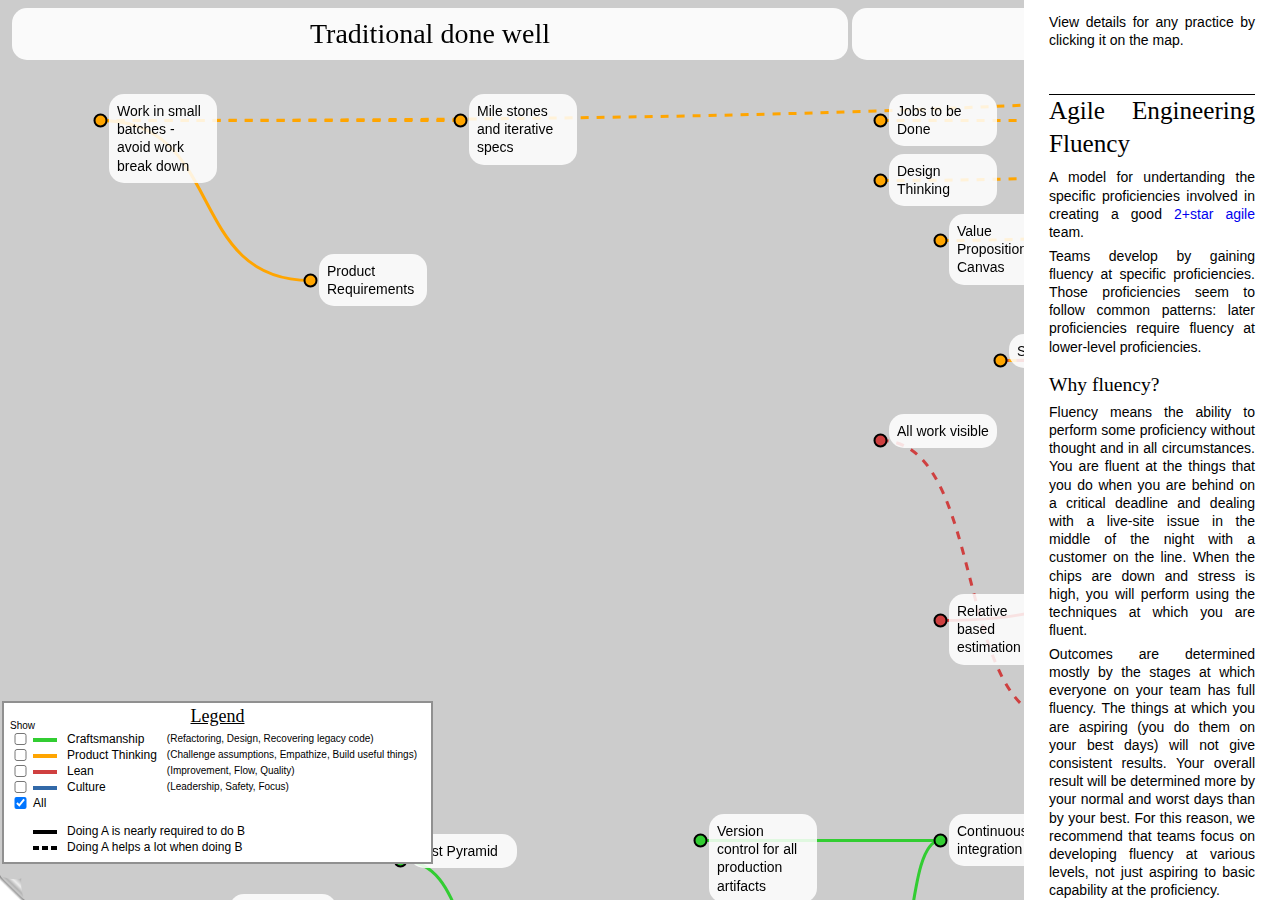
<file: index.html>
<!DOCTYPE html>
<html>

<head>
	<title>Agile Engineering Fluency Stages</title>
	<script type="text/javascript" src="static/js/layout.js">

	</script>
	<script type="text/javascript" src="stages_data.js">

	</script>
	<script type="text/javascript" src="static/js/textile.js">

	</script>
	<script type="text/javascript" src="static/js/knockout-3.1.0.js">

	</script>
	<script type="text/javascript" src="static/js/history1.8/native.history.js">

	</script>
	<script type="text/javascript">
		function start() {
			extend_ko();
			var vm = new ViewModel();
			vm.reset_data_to(load_data());
			vm.begin_tracking_history();
			ko.applyBindings(vm);
		}
	</script>
	<link rel="stylesheet" href="static/css/layout.css" />
	<style media="print">
		.options_corner {
			display: none;
		}

		.legend {
			position: absolute;
		}

		.display_port {
			width: 100%;
		}

		.detail_pane {
			display: none;
		}

	</style>
</head>

<body onload="start();">
	<div class="display_port" data-bind="css: { extra_scroll_space: expanded }">
		<div class="main_pane" data-bind="stages: app, with: app">
			<canvas id="skillsCanvas" width="3220" height="1700" class="drawing canvas"></canvas>
			<canvas id="debugCanvas" class="debug canvas"></canvas>
			<!-- ko foreach: levels -->
			<h1 class="level_title" data-bind="style: { top: label_position.top, left: label_position.left, width: label_position.width }, text: name, click: $parent.show_level_details"></h1>
			<!-- ko if: help_to_request -->
			<div class="help_action" data-bind="text: help_to_request, style: { top: label_position.top, left: label_position.left }"></div>
			<!-- /ko -->
			<!-- /ko -->
			<!-- ko foreach: skills -->
			<div class="skill_text" data-bind="style: { top: label_position.top, left: label_position.left }, css {key: is_key, expanded: _id == ($parent.focal_skill() ? $parent.focal_skill()._id : null) }, click: $parent.show_skill_details">
				<span class="name" data-bind="text: name"></span>
			</div>
			<!-- ko if: help_to_request -->
			<div class="help_action" data-bind="text: help_to_request, style: { top: label_position.top, left: label_position.left }"></div>
			<!-- /ko -->
			<!-- /ko -->
		</div>
		<!--<p class="copyright">View: <a href="http://bit.ly/AgileEngineeringStages">http://bit.ly/AgileEngineeringStages</a>, print (PDF): <a href="http://bit.ly/AgileEngineeringStagesPdf">http://bit.ly/AgileEngineeringStagesPdf</a>.
			Version <span data-bind="text: app.version"></span>. Copyright &copy; Innovating Teams, LLC, 2016.</p>-->
	</div>
	<div class="detail_pane">
		<div class="how_to">
			<p>View details for any practice by clicking it on the map.</p>
			<header>
				<h1 class="title">Agile Engineering Fluency</h1>
				<p class="tagline">A model for undertanding the specific proficiencies involved in creating a good <a href="http://agilefluency.com/">2+star agile</a>					team.</p>
			</header>
			<article>
				<p>Teams develop by gaining fluency at specific proficiencies. Those proficiencies seem to follow common patterns: later
					proficiencies require fluency at lower-level proficiencies.</p>

				<h2>Why fluency?</h2>

				<p>Fluency means the ability to perform some proficiency without thought and in all circumstances. You are fluent at the
					things that you do when you are behind on a critical deadline and dealing with a live-site issue in the middle of the
					night with a customer on the line. When the chips are down and stress is high, you will perform using the techniques
					at which you are fluent.</p>

				<p>Outcomes are determined mostly by the stages at which everyone on your team has full fluency. The things at which you
					are aspiring (you do them on your best days) will not give consistent results. Your overall result will be determined
					more by your normal and worst days than by your best. For this reason, we recommend that teams focus on developing fluency
					at various levels, not just aspiring to basic capability at the proficiency.</p>
					

				<!--<h2>Why not skip levels?</h2>

				<p>Some proficiencies are not even understandable or valued until fluency is achieved with some set of prior proficiencies.
					The tight inner dev loop (red-green-refactor, with minimum time in red and green steps) is one such.</p>

				<p>Until a team has gained full fluency at reflective design, they will not be able to create good designs in such small
					steps. R-G-R is actively harmful for early teams. Yet once a team masters reflective design, R-G-R gives them more frequent
					data and assessment of the results of their designs: they couldn't get as good a design in any other way.</p>

				<h2>What the model gives you</h2>

				<p>This model lays out the <a href="Stages_of_practice_map.html">Agile Engineering stages</a> of proficiency. Each stage
					shows what it is, its pre-reqs, what it obsoletes, how to gain basic proficiency, how to attain full fluency, and some
					of the benefits and costs caused by fluency at that stage.</p>

				<h2>Contributing</h2>

				<p>The model is editable. We welcome insights. To contribute, fork the <a href="https://github.com/arlobelshee/AgileEngineeringFluency">github project</a> and send me a pull request. All of the data is stored in stages_data.js. You can edit the markdown live on the site,
					then copy the contents for this file from a textarea in the options pane (open using the little curled up corner in
					the lower-left).
				</p>

				<p>All contributions are given under the license for this project. By issuing a pull request, you indicate that you understand
					all copyright and other IP issues, have rights to your contribution, and are releasing such rights to that contribution
					such that we can include it with the rest of the model for immediate publication.</p>
				-->
			</article>
		</div>
		<div class="legend" data-bind="with: app">
			<h2>Legend</h2>
			<div id="show_label">Show</div>
			<table>
				<tbody>
					<!-- ko foreach: components -->
					<tr class="entry">
						<td class="show"><input type="checkbox" data-bind="checked: show_dependencies" /></td>
						<td>
							<div class="solid_line" data-bind="style: { 'border-color': color }">&nbsp;</div>
						</td>
						<td class="category" data-bind="text: name"></td>
						<td class="techniques" data-bind="text: '(' + techniques() + ')'"></td>
					</tr>
					<!-- /ko -->
					<tr class="entry">
						<td class="show"><input type="checkbox" data-bind="checked: show_all_dependencies" /></td>
						<td colspan="3"class="category">All</td>
					</tr>
					<tr class="entry">
						<td class="show">&nbsp;</td>
						<td>
							<!--<div class="block">&nbsp;</div>-->
						</td>
						<!--<td class="category">Key skill</td>
						<td class="techniques">(Step that significantly changes the team's results)</td>-->
					</tr>
					<!-- ko foreach: kinds -->
					<tr class="entry">
						<td class="show">&nbsp;</td>
						<td>
							<div class="solid_line" data-bind="style: { 'border-style': border_style }">&nbsp;</div>
						</td>
						<td data-bind="text: description" colspan="2" class="category"></td>
					</tr>
					<!-- /ko -->
				</tbody>
			</table>
		</div>
		<div class="skill focus_dialog hidden" data-bind="css: { hidden: !app.focal_skill(), editing: app.editing() }, click: app.hide_details">
			<div class="contents" data-bind="click: function(){}, clickBubble: false, with: app.focal_skill()">
				<h1 class="name" data-bind="text: name"></h1>
				<p class="stage"><span class="era" data-bind="text: level.name()"></span><span class="purpose" data-bind="text: component.name()"></span></p>
				<div class="relationships">
					<script type="text/html" id="relationships-template">
						<ul>
							<li data-bind="text: relationship"></li>
							<!-- ko foreach: { data: data, as: 'req' } -->
							<li class="relation"><a href="#" data-bind="text: req.skill.name(), css: { optional: req.kind._id !== 'IS_REQUIRED' }, attr: { title: req.kind.name }, click: function(link) { $root.app.show_skill_details(link.skill); }, clickBubble: false"></a></li>
							<!-- /ko -->
						</ul>
					</script>
					<div data-bind="template: { name: 'relationships-template', data: { relationship: 'Depends on', data: requires } }"></div>
					<div data-bind="template: { name: 'relationships-template', data: { relationship: 'Enables', data: enables } }"></div>
					<!--<div data-bind="template: { name: 'relationships-template', data: { relationship: 'Obsoletes', data: obsoletes } }"></div>-->
				</div>
				<div class="description_block">
					<div class="edit_button" data-bind="click: function() { $root.app.editing(true); }, clickBubble: false"></div>
					<div class="display" data-bind="html: description_display, click: function() { return true; }, clickBubble: false"></div>
					<div class="editor">
						<button data-bind="click: function() { $root.app.editing(false); }, clickBubble: false">Close</button>
						<textarea rows="25" cols="50" data-bind="value: description, valueUpdate: 'afterkeydown'"></textarea>
						<p>This uses <a href="https://txstyle.org/">Textile formatting</a>.</p>
						<p class="label">Help needed:</p>
						<!-- ko foreach: { data: $root.app.kinds_of_help, as: 'help' } -->
						<p><input type="checkbox" data-bind="checkedValue: help, checked: $parent.help_needed" /> <span data-bind="text: help.name"></span></p>
						<!-- /ko -->
					</div>
				</div>
			</div>
		</div>
		<div class="level focus_dialog hidden" data-bind="css: { hidden: !app.focal_level(), editing: app.editing() }, click: app.hide_details">
			<div class="contents" data-bind="click: function(){}, clickBubble: false, with: app.focal_level()">
				<h1 class="name" data-bind="text: name"></h1>
				<div class="description_block">
					<div class="edit_button" data-bind="click: function() { $root.app.editing(true); }, clickBubble: false"></div>
					<div class="display" data-bind="html: description_display, click: function() { return true; }, clickBubble: false"></div>
					<div class="editor">
						<button data-bind="click: function() { $root.app.editing(false); }, clickBubble: false">Close</button>
						<textarea rows="25" cols="50" data-bind="value: description, valueUpdate: 'afterkeydown'"></textarea>
						<p>This uses <a href="https://txstyle.org/">Textile formatting</a>.</p>
						<p class="label">Help needed:</p>
						<!-- ko foreach: { data: $root.app.kinds_of_help, as: 'help' } -->
						<p><input type="checkbox" data-bind="checkedValue: help, checked: $parent.help_needed" /> <span data-bind="text: help.name"></span></p>
						<!-- /ko -->
					</div>
				</div>
			</div>
		</div>
	</div>
	<img class="options_corner" src="static/img/page-fold.png" data-bind="click: open_options" />
	<div class="options_pane hidden" data-bind="css: { hidden: !expanded() }">
		<p style="padding-left:2em;">
			Copy JSON from here to the stages_data.js file.
			<button data-bind="click: close_options" style="margin-left:2em;">Close</button>
			<span class="error_display" data-bind="text: app.error_message()"></span>
		</p>
		<textarea cols="60" rows="20" data-bind="value: json_blob, valueUpdate: 'afterkeydown', css: { invalid: !app.valid() }"></textarea>
		<div class="option">
			<p>How I want to help today:</p>
			<ul>
				<li><input type="radio" data-bind="checked: app.ask_for_help" value="" name="howToHelp" />No thanks, I just want to read.</li>
				<li><input type="radio" data-bind="checked: app.ask_for_help" value="ALL" name="howToHelp" />I'll do anything.</li>
				<!-- ko foreach: { data: app.kinds_of_help, as: 'help' } -->
				<li><input type="radio" data-bind="checked: $root.app.ask_for_help, value: help._id" name="howToHelp" /><span data-bind="text: help.name"></span></li>
				<!-- /ko -->
			</ul>
		</div>
	</div>
</body>

</html>
</file>
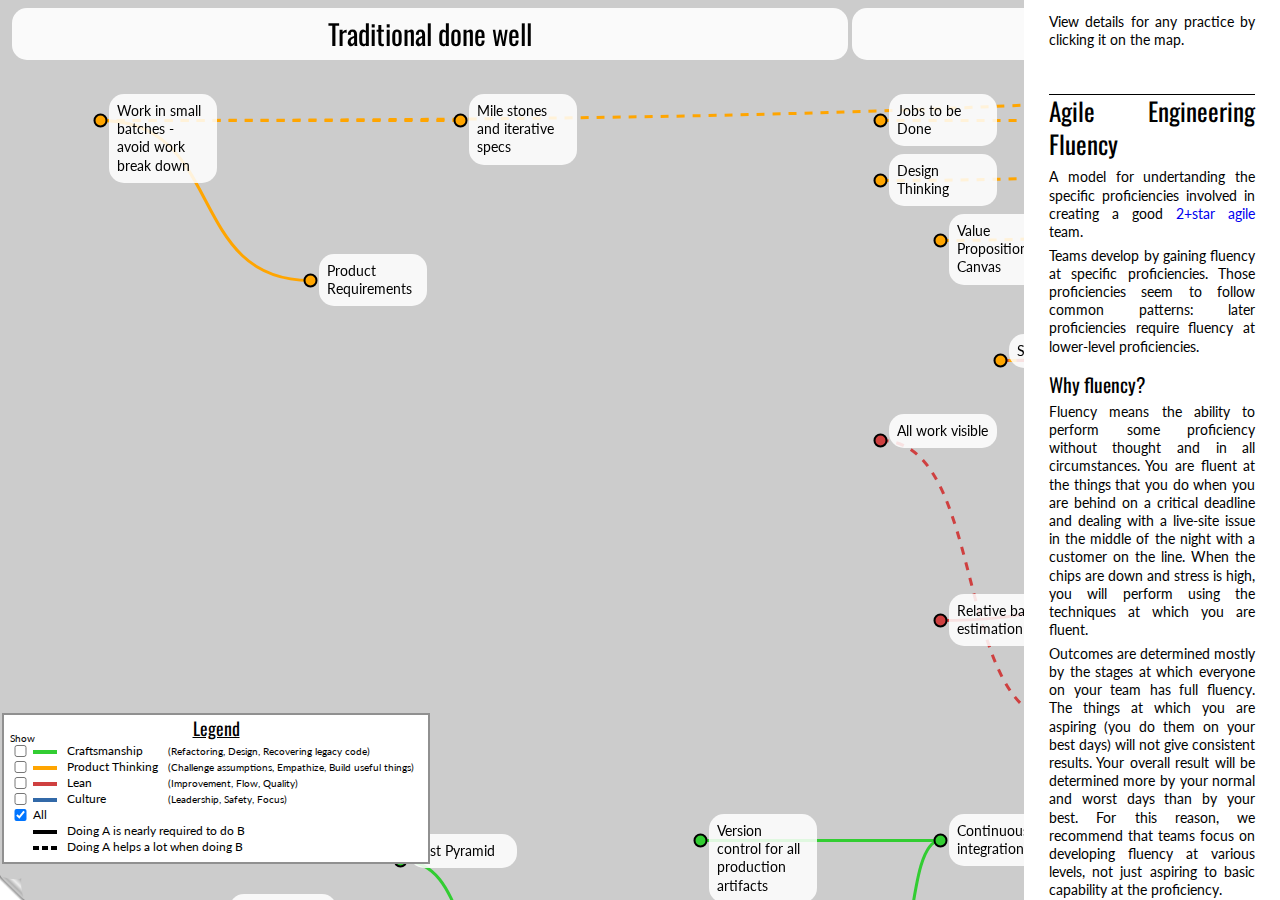
<file: Stages_of_practice_map.html>
<!DOCTYPE html>
<html>

<head>
	<title>Agile Engineering Fluency Stages</title>
	<script type="text/javascript" src="static/js/layout.js">

	</script>
	<script type="text/javascript" src="stages_data.js">

	</script>
	<script type="text/javascript" src="static/js/textile.js">

	</script>
	<script type="text/javascript" src="static/js/knockout-3.1.0.js">

	</script>
	<script type="text/javascript" src="static/js/history1.8/native.history.js">

	</script>
	<script type="text/javascript">
		function start() {
			extend_ko();
			var vm = new ViewModel();
			vm.reset_data_to(load_data());
			vm.begin_tracking_history();
			ko.applyBindings(vm);
		}
	</script>
	<link href="https://fonts.googleapis.com/css?family=Lato|Oswald" rel="stylesheet">
	<link rel="stylesheet" href="static/css/layout.css" />
	<style media="print">
		.options_corner {
			display: none;
		}

		.legend {
			position: absolute;
		}

		.display_port {
			width: 100%;
		}

		.detail_pane {
			display: none;
		}

	</style>
</head>

<body onload="start();">
	<div class="display_port" data-bind="css: { extra_scroll_space: expanded }">
		<div class="main_pane" data-bind="stages: app, with: app">
			<canvas id="skillsCanvas" width="2750" height="1700" class="drawing canvas"></canvas>
			<canvas id="debugCanvas" class="debug canvas"></canvas>
			<!-- ko foreach: levels -->
			<h1 class="level_title" data-bind="style: { top: label_position.top, left: label_position.left, width: label_position.width }, text: name, click: $parent.show_level_details"></h1>
			<!-- ko if: help_to_request -->
			<div class="help_action" data-bind="text: help_to_request, style: { top: label_position.top, left: label_position.left }"></div>
			<!-- /ko -->
			<!-- /ko -->
			<!-- ko foreach: skills -->
			<div class="skill_text" data-bind="style: { top: label_position.top, left: label_position.left }, css {key: is_key, expanded: _id == ($parent.focal_skill() ? $parent.focal_skill()._id : null) }, click: $parent.show_skill_details">
				<span class="name" data-bind="text: name"></span>
			</div>
			<!-- ko if: help_to_request -->
			<div class="help_action" data-bind="text: help_to_request, style: { top: label_position.top, left: label_position.left }"></div>
			<!-- /ko -->
			<!-- /ko -->
		</div>
		<!--<p class="copyright">View: <a href="http://bit.ly/AgileEngineeringStages">http://bit.ly/AgileEngineeringStages</a>, print (PDF): <a href="http://bit.ly/AgileEngineeringStagesPdf">http://bit.ly/AgileEngineeringStagesPdf</a>.
			Version <span data-bind="text: app.version"></span>. Copyright &copy; Innovating Teams, LLC, 2016.</p>-->
	</div>
	<div class="detail_pane">
		<div class="how_to">
			<p>View details for any practice by clicking it on the map.</p>
			<header>
				<h1 class="title">Agile Engineering Fluency</h1>
				<p class="tagline">A model for undertanding the specific proficiencies involved in creating a good <a href="http://agilefluency.com/">2+star agile</a>					team.</p>
			</header>
			<article>
				<p>Teams develop by gaining fluency at specific proficiencies. Those proficiencies seem to follow common patterns: later
					proficiencies require fluency at lower-level proficiencies.</p>

				<h2>Why fluency?</h2>

				<p>Fluency means the ability to perform some proficiency without thought and in all circumstances. You are fluent at the
					things that you do when you are behind on a critical deadline and dealing with a live-site issue in the middle of the
					night with a customer on the line. When the chips are down and stress is high, you will perform using the techniques
					at which you are fluent.</p>

				<p>Outcomes are determined mostly by the stages at which everyone on your team has full fluency. The things at which you
					are aspiring (you do them on your best days) will not give consistent results. Your overall result will be determined
					more by your normal and worst days than by your best. For this reason, we recommend that teams focus on developing fluency
					at various levels, not just aspiring to basic capability at the proficiency.</p>

				<!--<h2>Why not skip levels?</h2>

				<p>Some proficiencies are not even understandable or valued until fluency is achieved with some set of prior proficiencies.
					The tight inner dev loop (red-green-refactor, with minimum time in red and green steps) is one such.</p>

				<p>Until a team has gained full fluency at reflective design, they will not be able to create good designs in such small
					steps. R-G-R is actively harmful for early teams. Yet once a team masters reflective design, R-G-R gives them more frequent
					data and assessment of the results of their designs: they couldn't get as good a design in any other way.</p>

				<h2>What the model gives you</h2>

				<p>This model lays out the <a href="Stages_of_practice_map.html">Agile Engineering stages</a> of proficiency. Each stage
					shows what it is, its pre-reqs, what it obsoletes, how to gain basic proficiency, how to attain full fluency, and some
					of the benefits and costs caused by fluency at that stage.</p>

				<h2>Contributing</h2>

				<p>The model is editable. We welcome insights. To contribute, fork the <a href="https://github.com/arlobelshee/AgileEngineeringFluency">github project</a>					and send me a pull request. All of the data is stored in stages_data.js. You can edit the markdown live on the site,
					then copy the contents for this file from a textarea in the options pane (open using the little curled up corner in
					the lower-left).
				</p>

				<p>All contributions are given under the license for this project. By issuing a pull request, you indicate that you understand
					all copyright and other IP issues, have rights to your contribution, and are releasing such rights to that contribution
					such that we can include it with the rest of the model for immediate publication.</p>
				-->
			</article>
		</div>
		<div class="legend" data-bind="with: app">
			<h2>Legend</h2>
			<div id="show_label">Show</div>
			<table>
				<tbody>
					<!-- ko foreach: components -->
					<tr class="entry">
						<td class="show"><input type="checkbox" data-bind="checked: show_dependencies" /></td>
						<td>
							<div class="solid_line" data-bind="style: { 'border-color': color }">&nbsp;</div>
						</td>
						<td class="category" data-bind="text: name"></td>
						<td class="techniques" data-bind="text: '(' + techniques() + ')'"></td>
					</tr>
					<!-- /ko -->
					<tr class="entry">
						<td class="show"><input type="checkbox" data-bind="checked: show_all_dependencies" /></td>
						<td colspan="2">All</td>
					</tr>
					<!-- ko foreach: kinds -->
					<tr class="entry">
						<td class="show">&nbsp;</td>
						<td>
							<div class="solid_line" data-bind="style: { 'border-style': border_style }">&nbsp;</div>
						</td>
						<td data-bind="text: description" colspan="2"></td>
					</tr>
					<!-- /ko -->
				</tbody>
			</table>
		</div>
		<div class="skill focus_dialog hidden" data-bind="css: { hidden: !app.focal_skill(), editing: app.editing() }, click: app.hide_details">
			<div class="contents" data-bind="click: function(){}, clickBubble: false, with: app.focal_skill()">
				<h1 class="name" data-bind="text: name"></h1>
				<p class="stage"><span class="era" data-bind="text: level.name()"></span><span class="purpose" data-bind="text: component.name()"></span></p>
				<div class="relationships">
					<script type="text/html" id="relationships-template">
						<ul>
							<li data-bind="text: relationship"></li>
							<!-- ko foreach: { data: data, as: 'req' } -->
							<li class="relation"><a href="#" data-bind="text: req.skill.name(), css: { optional: req.kind._id !== 'IS_REQUIRED' }, attr: { title: req.kind.name }, click: function(link) { $root.app.show_skill_details(link.skill); }, clickBubble: false"></a></li>
							<!-- /ko -->
						</ul>
					</script>
					<div data-bind="template: { name: 'relationships-template', data: { relationship: 'Depends on', data: requires } }"></div>
					<div data-bind="template: { name: 'relationships-template', data: { relationship: 'Enables', data: enables } }"></div>
					<!--<div data-bind="template: { name: 'relationships-template', data: { relationship: 'Obsoletes', data: obsoletes } }"></div>-->
				</div>
				<div class="description_block">
					<div class="edit_button" data-bind="click: function() { $root.app.editing(true); }, clickBubble: false"></div>
					<div class="display" data-bind="html: description_display, click: function() { return true; }, clickBubble: false"></div>
					<div class="editor">
						<button data-bind="click: function() { $root.app.editing(false); }, clickBubble: false">Close</button>
						<textarea rows="25" cols="50" data-bind="value: description, valueUpdate: 'afterkeydown'"></textarea>
						<p>This uses <a href="https://txstyle.org/">Textile formatting</a>.</p>
						<p class="label">Help needed:</p>
						<!-- ko foreach: { data: $root.app.kinds_of_help, as: 'help' } -->
						<p><input type="checkbox" data-bind="checkedValue: help, checked: $parent.help_needed" /> <span data-bind="text: help.name"></span></p>
						<!-- /ko -->
					</div>
				</div>
			</div>
		</div>
		<div class="level focus_dialog hidden" data-bind="css: { hidden: !app.focal_level(), editing: app.editing() }, click: app.hide_details">
			<div class="contents" data-bind="click: function(){}, clickBubble: false, with: app.focal_level()">
				<h1 class="name" data-bind="text: name"></h1>
				<div class="description_block">
					<div class="edit_button" data-bind="click: function() { $root.app.editing(true); }, clickBubble: false"></div>
					<div class="display" data-bind="html: description_display, click: function() { return true; }, clickBubble: false"></div>
					<div class="editor">
						<button data-bind="click: function() { $root.app.editing(false); }, clickBubble: false">Close</button>
						<textarea rows="25" cols="50" data-bind="value: description, valueUpdate: 'afterkeydown'"></textarea>
						<p>This uses <a href="https://txstyle.org/">Textile formatting</a>.</p>
						<p class="label">Help needed:</p>
						<!-- ko foreach: { data: $root.app.kinds_of_help, as: 'help' } -->
						<p><input type="checkbox" data-bind="checkedValue: help, checked: $parent.help_needed" /> <span data-bind="text: help.name"></span></p>
						<!-- /ko -->
					</div>
				</div>
			</div>
		</div>
	</div>
	<img class="options_corner" src="static/img/page-fold.png" data-bind="click: open_options" />
	<div class="options_pane hidden" data-bind="css: { hidden: !expanded() }">
		<p style="padding-left:2em;">
			Copy JSON from here to the stages_data.js file.
			<button data-bind="click: close_options" style="margin-left:2em;">Close</button>
			<span class="error_display" data-bind="text: app.error_message()"></span>
		</p>
		<textarea cols="60" rows="20" data-bind="value: json_blob, valueUpdate: 'afterkeydown', css: { invalid: !app.valid() }"></textarea>
		<div class="option">
			<p>How I want to help today:</p>
			<ul>
				<li><input type="radio" data-bind="checked: app.ask_for_help" value="" name="howToHelp" />No thanks, I just want to read.</li>
				<li><input type="radio" data-bind="checked: app.ask_for_help" value="ALL" name="howToHelp" />I'll do anything.</li>
				<!-- ko foreach: { data: app.kinds_of_help, as: 'help' } -->
				<li><input type="radio" data-bind="checked: $root.app.ask_for_help, value: help._id" name="howToHelp" /><span data-bind="text: help.name"></span></li>
				<!-- /ko -->
			</ul>
		</div>
	</div>
</body>

</html>
</file>
<file: static/css/layout.css>
table, tr, td, th, html, body, div, canvas, ol, ul, li, p, input {
	margin: 0;
	padding: 0;
	border: 0 solid black;
}

a {
	text-decoration: none;
}

	a:hover {
		text-decoration: underline;
	}

h1, h2, h3, h4, h5, h6 {
	font-size: 100%;
	margin: 0;
	padding: 0;
	font-weight: normal;
	font-style: normal;
	font-family: "Oswald";
}

html, body {
	width: 100%;
	font-size: 10px;
	font-family: "Lato",sans-serif;
	line-height: 1.0;
}

.canvas {
	background-color: transparent;
}

.drawing {
}

.debug {
	z-index: 1000;
	position: absolute;
	top: 0;
	left: 0;
	display: none;
}

.options_pane {
	position: fixed;
	z-index: 2;
	left: 0;
	bottom: 0;
	width: 100%;
	background-color: white;
	border-top: 1px solid black;
	padding: 0.2em;
	font-size: 1.4em;
	line-height: 1.3;
}

	.options_pane p {
		margin: 0.4em;
	}

	.options_pane textarea {
		clear: both;
		float: left;
		display: block;
		margin-right: 0.8em;
	}

	.options_pane ul {
		list-style-type: none;
	}

	.options_pane .option input {
		margin-right: 0.4em;
	}

.main_pane {
	position: relative;
	z-index: 0;
}

.extra_scroll_space {
	padding-bottom: 35.2em;
}

.hidden {
	display: none;
}

.options_corner {
	position: fixed;
	display: block;
	z-index: 1;
	bottom: 0;
	left: 0;
	height: 25px;
	width: 25px;
	cursor: pointer;
}

.invalid {
	border: 2px solid red;
}

.error_display {
	color: red;
	margin: 0 2em;
}

.label {
	font-size: 1.4em;
	margin: 0.4em 0;
}

.focus_dialog {
	position: absolute;
	top: 0;
	left: 0;
	right: 0;
	bottom: 0;
	z-index: 5;
}

	.focus_dialog .description_block {
		position: relative;
	}

		.focus_dialog .description_block .editor {
			display: none;
			position: fixed;
			right: 0;
			top: 0;
			bottom: 0;
			width: 50%;
			padding: 0.4em;
			border-width: 0 0 0 1px;
			background-color: #efefef;
		}

			.focus_dialog .description_block .editor button {
				display: block;
				margin: 0.5em 3em;
			}

	.focus_dialog.editing .description_block .editor {
		display: block;
	}

	.focus_dialog, .focus_dialog .contents {
		background-color: #FFF;
	}

		.focus_dialog .description_block .edit_button {
			position: absolute;
			display: block;
			right: 0.4em;
			top: 0.4em;
			height: 25px;
			width: 25px;
			z-index: 1;
			background: url('../img/edit.png') no-repeat right top;
		}

			.focus_dialog .description_block .edit_button:hover {
				background-image: url('../img/edit_hover.png');
			}

		.focus_dialog.editing .description_block .edit_button {
			display: none;
		}

		.focus_dialog .contents {
			position: relative;
		}

		.focus_dialog.editing .contents {
			position: fixed;
			left: 0;
			top: 0;
			bottom: 0;
			right: auto;
			width: 50%;
		}

		.focus_dialog .contents .name {
			font-size: 2.5em;
			padding: 0.4em 1.0em;
		}

.skill.focus_dialog .contents .name {
	float: left;
	padding-right: 1em;
}

.level.focus_dialog .contents .name {
	border-bottom: solid #00008b 1px;
}

.focus_dialog .contents .stage {
	font-size: 1.4em;
	color: #aaaaaa;
	padding: 0.1em 1.7857em 0.1em 0;
	float: right;
	text-align: right;
}

	.focus_dialog .contents .stage span {
		display: block;
		margin: 0.3em 0;
	}

.focus_dialog .description_block .display, .how_to {
	font-size: 1.4em;
	line-height: 1.3;
	padding: 0.5em 1.7857em;
	text-align: justify;
}

	.focus_dialog .description_block .display h1, .how_to h1 {
		font-size: 1.8em;
		margin: 1.8em 0 0.3em;
		border-top: 1px solid #000000;
	}

	.focus_dialog .description_block .display h2, .how_to h2 {
		font-size: 1.4em;
		margin: 0.8em 0 0.3em;
	}

	.focus_dialog .description_block .display h3, .how_to h3 {
		font-size: 1.2em;
		margin: 0.8em 0 0.3em;
		font-style: italic;
	}

	.focus_dialog .description_block .display p, .how_to p {
		margin: 0.4em 0;
	}

	.focus_dialog .description_block .display ul {
		margin: 0.4em 0;
		list-style: disc outside;
	}

	.focus_dialog .description_block .display ol {
		margin: 0.4em 0;
		list-style: decimal outside;
	}

	.focus_dialog .description_block .display li {
		margin: 0 0 0 1.7857em;
	}

	.focus_dialog .description_block .display blockquote {
		margin: 1.0em 0;
		color: #aaaaaa;
		font-style: italic;
	}

.relationships {
	padding: 0 1.3857em;
	font-size: 1.4em;
	clear: both;
}

	.relationships ul, .relationships ul > li {
		display: inline-block;
		line-height: 1.3;
	}

		.relationships ul > li {
			margin: 0.2em 0;
			padding: 0.4em;
		}

			.relationships ul > li.relation {
				background-color: #efefef;
			}

	.relationships div {
		margin: 0.2em 0;
	}

	.relationships a {
		color: #0091FF;
	}

		.relationships a.optional {
			color: #666;
		}

.help_action {
	position: absolute;
	border: 2px solid #bb0000;
	margin: -0.8em 0 0 18px;
	padding: 2px;
	background-color: #fff;
	width: 8em;
	z-index: 3;
}

.level_title {
	position: absolute;
	z-index: 2;
	font-size: 2.8em;
	line-height: 1.3;
	text-align: center;
	padding: 8px;
	background-color: rgba(255,255,255,0.9);
	border-radius: 15px;
	overflow: hidden;
	overflow-wrap: break-word;
	border: 0 solid #000080;
}

	.level_title:hover {
		border-width: 2px;
		padding: 6px;
		cursor: pointer;
	}

.skill_text {
	position: absolute;
	z-index: 2;
	font-size: 1.4em;
	line-height: 1.3;
	padding: 8px;
	background-color: rgba(255,255,255,0.85);
	border-radius: 15px;
	width: 92px;
	overflow: hidden;
	overflow-wrap: break-word;
}

	.skill_text.key {
		font-weight: 600;
		background-color: rgba(0, 184, 24, 0.64);
	}

		.skill_text:hover {
			border: 2px solid #000000;
			padding: 6px;
			cursor: pointer;
		}

		.skill_text.expanded {
			border: 2px solid rgba(255, 251, 5, 0.8);
			padding: 6px;
			cursor: pointer;
		}

.legend {
	position: fixed;
	bottom: 3.6em;
	left: 0.2em;
	padding: 0.4em 0.8em 0.6em;
	border: 2px solid #909090;
	background-color: #fff;
}

	.legend h2 {
		font-size: 1.8em;
		text-decoration: underline;
		margin: 0 auto 0.3em;
		text-align: center;
	}

	.legend #show_label {
		position: absolute;
		top: 1.8em;
		left: 0.6em;
	}

	.legend .entry .solid_line {
		display: inline-block;
		border: 2px solid black;
		height: 0px;
		width: 20px;
		vertical-align: middle;
	}

	.legend .entry .block {
		display: inline-block;
		background: rgba(200,255,200,0.9);
		height: 10px;
		width: 24px;
		vertical-align: middle;
	}

	.legend .entry td {
		font-size: 1.2em;
		padding: 1px 4px;
	}

		.legend .entry td.techniques {
			font-size: 1.0em;
		}

		.legend .entry td.show {
			font-size: 1.0em;
			padding: 0;
		}

			.legend .entry td.show input {
				height: 0.9em;
				vertical-align: middle;
			}

.how_to dt {
	font-size: 1.2em;
	font-weight: bold;
	margin-top: 0.5em;
}

.copyright {
	margin: 0.6em 0 0 8em;
	width: 1220px;
}

.main_pane {
	width: 1300px;
	overflow: visible;
}

.display_port, .detail_pane {
	position: fixed;
	top: 0;
	bottom: 0;
	overflow: auto;
}

.display_port {
	left: 0;
	width: 80%;
}

.detail_pane {
	right: 0;
	width: 20%;
	background-color: #FFF;
	overflow-y: scroll;
	overflow-x: scroll;
}

.stress {
	color: #0f8a06;
}
</file>
